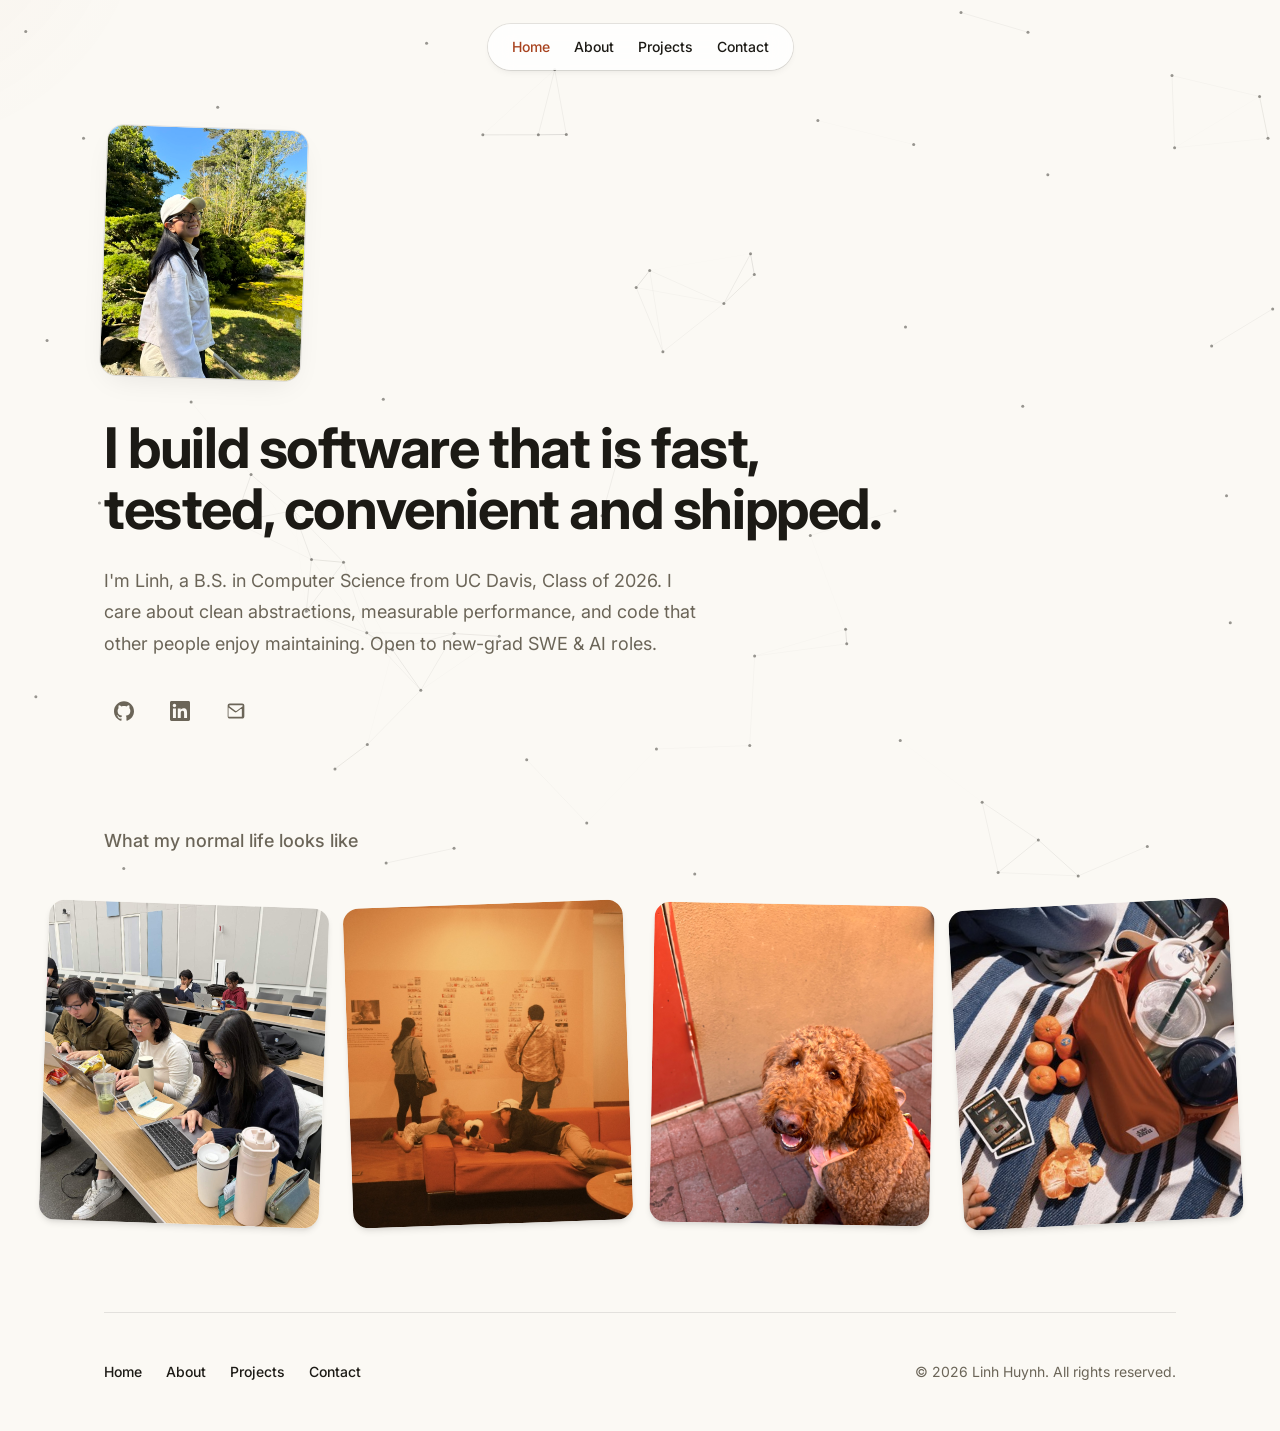
<file: index.html>
<!DOCTYPE html>
<html lang="en">

<head>
    <meta charset="UTF-8" />
    <meta name="viewport" content="width=device-width, initial-scale=1.0" />
    <title>Linh Huynh — Software Engineer</title>
    <meta name="description"
        content="Portfolio of Linh Huynh, new-grad software engineer. Expertise, projects, and contact." />
    <link rel="preconnect" href="https://fonts.googleapis.com" />
    <link rel="preconnect" href="https://fonts.gstatic.com" crossorigin />
    <link href="https://fonts.googleapis.com/css2?family=Inter:wght@400;500;600;700&family=IBM+Plex+Mono:wght@400;500&display=swap" rel="stylesheet" />
    <link rel="stylesheet" href="styles.css" />
</head>

<body>
    <!-- Fixed Navigation Pill -->
    <div class="fixed-nav">
        <nav class="nav-pill">
            <a href="index.html" style="color: var(--accent);">Home</a>
            <a href="about.html">About</a>
            <a href="projects.html">Projects</a>
            <a href="contact.html">Contact</a>
        </nav>
    </div>

    <main>
        <!-- Hero Section -->
        <div class="content-wrapper">
            <header class="hero">
                <img class="avatar" src="logo/profile_pic.jpeg" alt="Linh Huynh">
                <h1>I build software that is fast, tested, convenient and shipped.</h1>
                <p>
                    I'm Linh, a B.S. in Computer Science from UC Davis, Class of 2026. I care about
                    clean abstractions, measurable performance, and code that other people enjoy
                    maintaining. Open to new-grad SWE &amp; AI roles.
                </p>
                <div class="social-icons">
                    <a href="https://github.com/LinhHuynh2403" class="social-icon" aria-label="GitHub">
                        <svg viewBox="0 0 24 24"><path d="M12 .297c-6.63 0-12 5.373-12 12 0 5.303 3.438 9.8 8.205 11.385.6.113.82-.258.82-.577 0-.285-.01-1.04-.015-2.04-3.338.724-4.042-1.61-4.042-1.61C4.422 18.07 3.633 17.7 3.633 17.7c-1.087-.744.084-.729.084-.729 1.205.084 1.838 1.236 1.838 1.236 1.07 1.835 2.809 1.305 3.495.998.108-.776.417-1.305.76-1.605-2.665-.3-5.466-1.332-5.466-5.93 0-1.31.465-2.38 1.235-3.22-.135-.303-.54-1.523.105-3.176 0 0 1.005-.322 3.3 1.23.96-.267 1.98-.399 3-.405 1.02.006 2.04.138 3 .405 2.28-1.552 3.285-1.23 3.285-1.23.645 1.653.24 2.873.12 3.176.765.84 1.23 1.91 1.23 3.22 0 4.61-2.805 5.625-5.475 5.92.42.36.81 1.096.81 2.22 0 1.606-.015 2.896-.015 3.286 0 .315.21.69.825.57C20.565 22.092 24 17.592 24 12.297c0-6.627-5.373-12-12-12"/></svg>
                    </a>
                    <a href="https://www.linkedin.com/in/linh-huynh-hnvl/" class="social-icon" aria-label="LinkedIn">
                        <svg viewBox="0 0 24 24"><path d="M20.447 20.452h-3.554v-5.569c0-1.328-.027-3.037-1.852-3.037-1.853 0-2.136 1.445-2.136 2.939v5.667H9.351V9h3.414v1.561h.046c.477-.9 1.637-1.85 3.37-1.85 3.601 0 4.267 2.37 4.267 5.455v6.286zM5.337 7.433c-1.144 0-2.063-.926-2.063-2.065 0-1.138.92-2.063 2.063-2.063 1.14 0 2.064.925 2.064 2.063 0 1.139-.925 2.065-2.064 2.065zm1.782 13.019H3.555V9h3.564v11.452zM22.225 0H1.771C.792 0 0 .774 0 1.729v20.542C0 23.227.792 24 1.771 24h20.451C23.2 24 24 23.227 24 22.271V1.729C24 .774 23.2 0 22.222 0h.003z"/></svg>
                    </a>
                    <a href="mailto:vanlinhtpnt@gmail.com" class="social-icon" aria-label="Email">
                        <svg viewBox="0 0 24 24"><path d="M2 5.5C2 4.119 3.119 3 4.5 3h15C20.881 3 22 4.119 22 5.5v13c0 1.381-1.119 2.5-2.5 2.5h-15C3.119 21 2 19.881 2 18.5v-13zM4.5 5a.5.5 0 0 0-.5.5v.778l7.556 5.667a.75.75 0 0 0 .888 0L20 6.278V5.5a.5.5 0 0 0-.5-.5h-15zM20 7.844l-7.111 5.333a2.25 2.25 0 0 1-2.667 0L3 7.844V18.5a.5.5 0 0 0 .5.5h15a.5.5 0 0 0 .5-.5V7.844z"/></svg>
                    </a>
                </div>
            </header>
        </div>

        <!-- Rotated Image Gallery -->
        <div class="content-wrapper">
            <h2 style="margin-top: 2rem; margin-bottom: 1.5rem; color: var(--muted); font-size: 1.125rem; font-weight: 500;">What my normal life looks like</h2>
        </div>
        <div class="image-gallery">
            <div class="image-rotator img-1"><img src="img/hackathon.png" alt="Hackathon"><div class="image-caption">My First Hackathon Team</div></div>
            <div class="image-rotator img-2"><img src="img/museum_time.jpeg" alt="Museum"><div class="image-caption">Obsessed with Snoopy Museum</div></div>
            <div class="image-rotator img-3"><img src="img/my_little_happy.jpeg" alt="Personal"><div class="image-caption">My Little Happy in A Day</div></div>
            <div class="image-rotator img-4"><img src="img/picnic.jpeg" alt="Picnic"><div class="image-caption">My Hobby</div></div>
        </div>


    </main>

    <!-- Footer -->
    <div class="content-wrapper">
        <footer>
            <div class="footer-inner">
                <div class="footer-links">
                    <a href="index.html">Home</a>
                    <a href="about.html">About</a>
                    <a href="projects.html">Projects</a>
                    <a href="contact.html">Contact</a>
                </div>
                <div class="footer-copy">
                    &copy; 2026 Linh Huynh. All rights reserved.
                </div>
            </div>
        </footer>
    </div>
    <!-- Interactive Background -->
    <canvas class="bg-constellation"></canvas>
    <div class="cursor-glow"></div>

    <script src="bg-effect.js"></script>
</body>
</html>
</file>
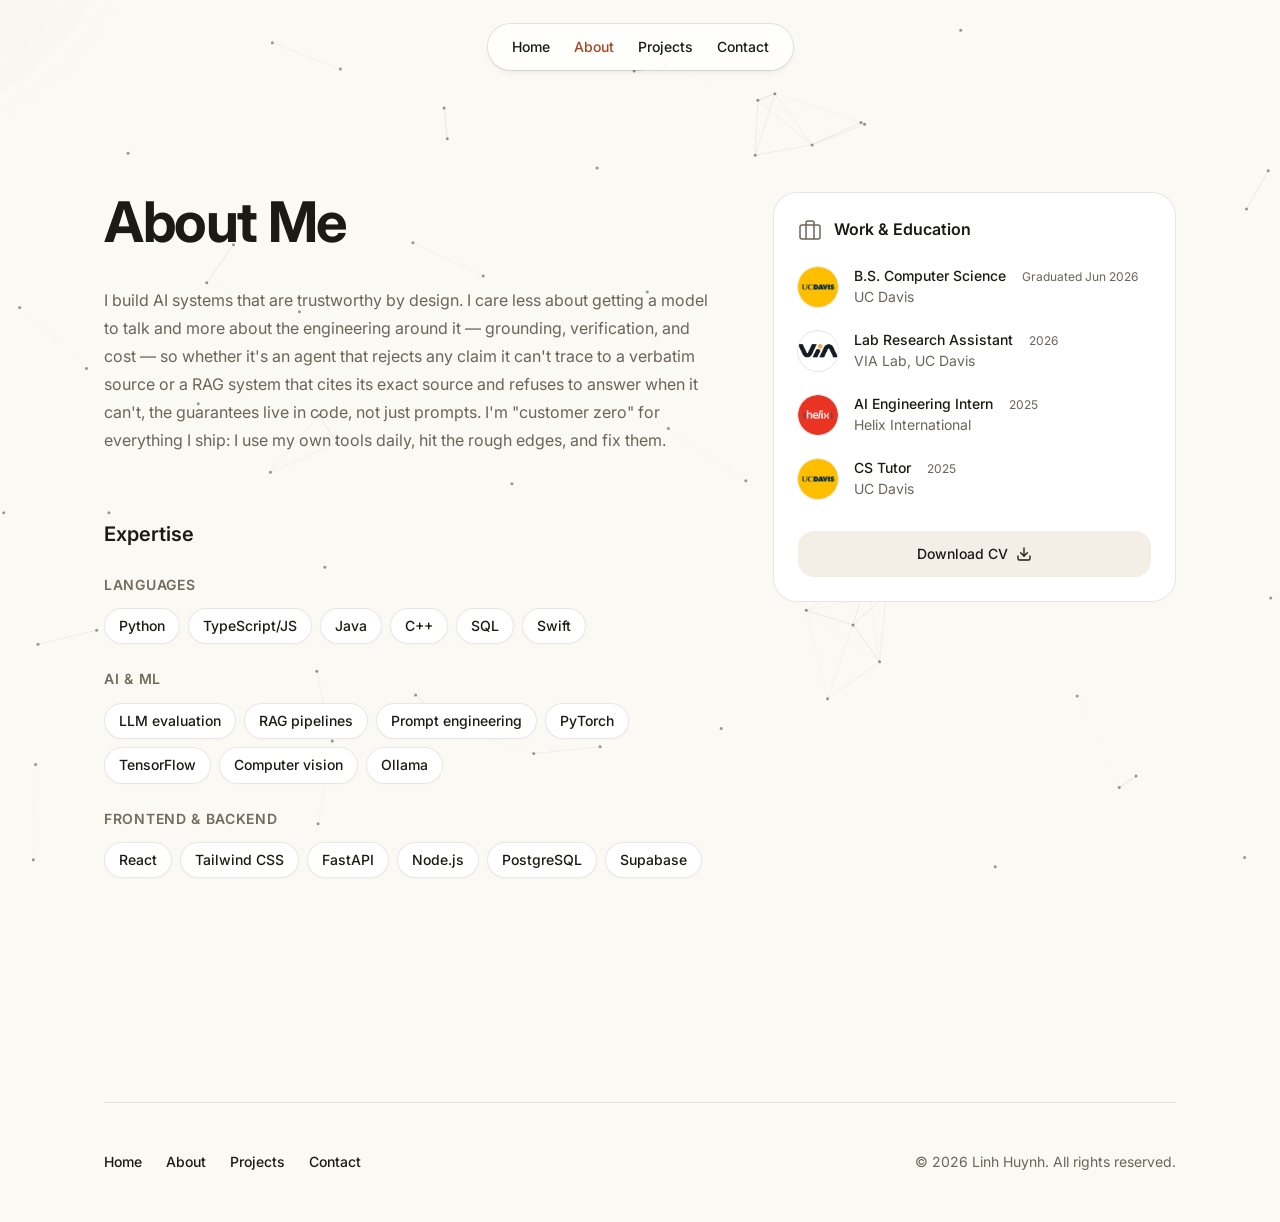
<file: about.html>
<!DOCTYPE html>
<html lang="en">

<head>
    <meta charset="UTF-8" />
    <meta name="viewport" content="width=device-width, initial-scale=1.0" />
    <title>About — Linh Huynh</title>
    <meta name="description"
        content="About Linh Huynh, software engineer. Expertise and experience." />
    <link rel="preconnect" href="https://fonts.googleapis.com" />
    <link rel="preconnect" href="https://fonts.gstatic.com" crossorigin />
    <link href="https://fonts.googleapis.com/css2?family=Inter:wght@400;500;600;700&family=IBM+Plex+Mono:wght@400;500&display=swap" rel="stylesheet" />
    <link rel="stylesheet" href="styles.css" />
</head>

<body>
    <!-- Fixed Navigation Pill -->
    <div class="fixed-nav">
        <nav class="nav-pill">
            <a href="index.html">Home</a>
            <a href="about.html" style="color: var(--accent);">About</a>
            <a href="projects.html">Projects</a>
            <a href="contact.html">Contact</a>
        </nav>
    </div>

    <main style="padding-top: 8rem;">
        <div class="content-wrapper layout-grid">
            
            <!-- Left Column: About, Expertise -->
            <div class="left-col">
                <section id="about" class="about-section">
                    <h1 style="margin-bottom: 2rem;">About Me</h1>
                    <p>
                        I build AI systems that are trustworthy by design. I care less about getting a model to talk and more about the engineering around it — grounding, verification, and cost — so whether it's an agent that rejects any claim it can't trace to a verbatim source or a RAG system that cites its exact source and refuses to answer when it can't, the guarantees live in code, not just prompts. I'm "customer zero" for everything I ship: I use my own tools daily, hit the rough edges, and fix them.
                    </p>
                </section>

                <section id="expertise" class="skills-container" style="margin-top: 3rem;">
                    <h2 style="margin-bottom: 1.5rem;">Expertise</h2>
                    <div class="skills-group">
                        <h3>Languages</h3>
                        <div class="skills-list">
                            <span class="skill-chip">Python</span>
                            <span class="skill-chip">TypeScript/JS</span>
                            <span class="skill-chip">Java</span>
                            <span class="skill-chip">C++</span>
                            <span class="skill-chip">SQL</span>
                            <span class="skill-chip">Swift</span>
                        </div>
                    </div>
                    <div class="skills-group">
                        <h3>AI &amp; ML</h3>
                        <div class="skills-list">
                            <span class="skill-chip">LLM evaluation</span>
                            <span class="skill-chip">RAG pipelines</span>
                            <span class="skill-chip">Prompt engineering</span>
                            <span class="skill-chip">PyTorch</span>
                            <span class="skill-chip">TensorFlow</span>
                            <span class="skill-chip">Computer vision</span>
                            <span class="skill-chip">Ollama</span>
                        </div>
                    </div>
                    <div class="skills-group">
                        <h3>Frontend &amp; Backend</h3>
                        <div class="skills-list">
                            <span class="skill-chip">React</span>
                            <span class="skill-chip">Tailwind CSS</span>
                            <span class="skill-chip">FastAPI</span>
                            <span class="skill-chip">Node.js</span>
                            <span class="skill-chip">PostgreSQL</span>
                            <span class="skill-chip">Supabase</span>
                        </div>
                    </div>
                </section>
            </div>

            <!-- Right Column: Experience Sidebar -->
            <div class="right-col">
                <div class="sidebar-box" id="experience">
                    <h2 class="sidebar-title">
                        <svg viewBox="0 0 24 24" fill="none" stroke="currentColor" stroke-width="1.5"><rect x="2" y="7" width="20" height="14" rx="2" ry="2"></rect><path d="M16 21V5a2 2 0 0 0-2-2h-4a2 2 0 0 0-2 2v16"></path></svg>
                        Work &amp; Education
                    </h2>
                    
                    <div class="xp-list">

                        <div class="xp-item">
                            <a class="xp-logo" href="https://www.ucdavis.edu/" target="_blank" rel="noopener" aria-label="Visit UC Davis">
                                <img src="logo/UCD_logo.png" alt="UC Davis">
                            </a>
                            <button class="xp-details" type="button" data-xp="ucd-bs">
                                <div class="xp-header">
                                    <span class="xp-role">B.S. Computer Science</span>
                                    <span class="xp-date">Graduated Jun 2026</span>
                                </div>
                                <span class="xp-company">UC Davis</span>
                            </button>
                        </div>

                        <div class="xp-item">
                            <a class="xp-logo" href="https://vialab.tech/" target="_blank" rel="noopener" aria-label="Visit VIA Lab">
                                <img src="logo/vialab_logo.png" alt="VIA Lab">
                            </a>
                            <button class="xp-details" type="button" data-xp="via-lab">
                                <div class="xp-header">
                                    <span class="xp-role">Lab Research Assistant</span>
                                    <span class="xp-date">2026</span>
                                </div>
                                <span class="xp-company">VIA Lab, UC Davis</span>
                            </button>
                        </div>

                        <div class="xp-item">
                            <a class="xp-logo" href="https://www.linkedin.com/company/helix-int/" target="_blank" rel="noopener" aria-label="Visit Helix International">
                                <img src="logo/helix_int_logo.png" alt="Helix International">
                            </a>
                            <button class="xp-details" type="button" data-xp="helix">
                                <div class="xp-header">
                                    <span class="xp-role">AI Engineering Intern</span>
                                    <span class="xp-date">2025</span>
                                </div>
                                <span class="xp-company">Helix International</span>
                            </button>
                        </div>

                        <div class="xp-item">
                            <a class="xp-logo" href="https://www.ucdavis.edu/" target="_blank" rel="noopener" aria-label="Visit UC Davis">
                                <img src="logo/UCD_logo.png" alt="UC Davis">
                            </a>
                            <button class="xp-details" type="button" data-xp="cs-tutor">
                                <div class="xp-header">
                                    <span class="xp-role">CS Tutor</span>
                                    <span class="xp-date">2025</span>
                                </div>
                                <span class="xp-company">UC Davis</span>
                            </button>
                        </div>

                    </div>

                    <a href="Linh_Huynh_Resume.pdf" class="resume-btn" download>
                        Download CV
                        <svg viewBox="0 0 24 24" fill="none" stroke="currentColor" stroke-width="2" stroke-linecap="round" stroke-linejoin="round"><path d="M21 15v4a2 2 0 0 1-2 2H5a2 2 0 0 1-2-2v-4"></path><polyline points="7 10 12 15 17 10"></polyline><line x1="12" y1="15" x2="12" y2="3"></line></svg>
                    </a>
                </div>
            </div>

        </div>
    </main>

    <!-- Footer -->
    <div class="content-wrapper">
        <footer>
            <div class="footer-inner">
                <div class="footer-links">
                    <a href="index.html">Home</a>
                    <a href="about.html">About</a>
                    <a href="projects.html">Projects</a>
                    <a href="contact.html">Contact</a>
                </div>
                <div class="footer-copy">
                    &copy; 2026 Linh Huynh. All rights reserved.
                </div>
            </div>
        </footer>
    </div>
    <!-- Work & Education Detail Modal -->
    <div class="xp-modal-backdrop" id="xpModalBackdrop" hidden>
        <div class="xp-modal" role="dialog" aria-modal="true" aria-labelledby="xpModalRole">
            <button class="xp-modal-close" id="xpModalClose" type="button" aria-label="Close">
                <svg viewBox="0 0 24 24" fill="none" stroke="currentColor" stroke-width="2" stroke-linecap="round" stroke-linejoin="round"><line x1="18" y1="6" x2="6" y2="18"></line><line x1="6" y1="6" x2="18" y2="18"></line></svg>
            </button>
            <div class="xp-modal-logo" id="xpModalLogo"></div>
            <div class="xp-modal-header">
                <h3 id="xpModalRole"></h3>
                <span class="xp-date" id="xpModalDate"></span>
            </div>
            <p class="xp-modal-company" id="xpModalCompany"></p>
            <p class="xp-modal-body" id="xpModalBody"></p>
        </div>
    </div>

    <!-- Interactive Background -->
    <canvas class="bg-constellation"></canvas>
    <div class="cursor-glow"></div>

    <script src="bg-effect.js"></script>
    <script>
        const xpData = {
            'ucd-bs': {
                role: 'B.S. Computer Science',
                date: 'Graduated Jun 2026',
                company: 'UC Davis',
                logo: 'logo/UCD_logo.png',
                body: "2 years at UC Davis studying computer science, with coursework spanning Data Structures & Algorithms, Operating Systems, Computer Architecture, Software Engineering, Machine Learning, Artificial Intelligence Fundamentals, and Computer Vision. This is also where most of the roles and projects on this page actually started — tutoring, lab research, and the side projects that turned into internship experience."
            },
            'via-lab': {
                role: 'Lab Research Assistant',
                date: '2026',
                company: 'VIA Lab, UC Davis',
                logo: 'logo/vialab_logo.png',
                body: "At UC Davis's Visualization & Intelligence Augmentation lab, I supported PhD students working on LLM research by finding and collecting the datasets their experiments depended on. A lot of the role was reading through research papers and distilling them into clear summaries for literature reviews, then organizing everything — notes, sources, results — into documentation the lab could actually use going forward."
            },
            'helix': {
                role: 'AI Engineering Intern',
                date: 'Jun 2025 – Sep 2025',
                company: 'Helix International (acquired by IBM)',
                logo: 'logo/helix_int_logo.png',
                body: "Helix International was where I first worked inside a real applied-AI team, reporting model benchmarking results directly to the founding engineers every week. I helped build an internal Gen AI tool that let the company query their own data in plain English using retrieval-augmented generation, and set up vLLM on a GPU desktop so we could run models like Qwen, Llama, and Gemma fully offline. To make sure the tool was actually reliable, I put together a benchmark suite of more than 70 hand-curated SQL test cases, then spent time tuning weaker models with prompt engineering and context adjustments — pushing accuracy from roughly 60–70% up to about 90%."
            },
            'cs-tutor': {
                role: 'CS Tutor',
                date: 'Jan 2025 – Jun 2025',
                company: 'UC Davis',
                logo: 'logo/UCD_logo.png',
                body: "As a tutor, I worked one-on-one with undergraduate CS students to make Data Structures & Algorithms actually click — walking through the intuition behind a concept rather than just the syntax. A good chunk of each session was live debugging: sitting with a student's real code and reasoning out loud through the logic and syntax errors until they could spot that kind of bug themselves next time."
            }
        };

        const xpBackdrop = document.getElementById('xpModalBackdrop');
        const xpClose = document.getElementById('xpModalClose');
        const xpModal = xpBackdrop.querySelector('.xp-modal');
        let xpLastFocused = null;

        function openXpModal(key) {
            const data = xpData[key];
            if (!data) return;
            document.getElementById('xpModalLogo').innerHTML = `<img src="${data.logo}" alt="${data.company}">`;
            document.getElementById('xpModalRole').textContent = data.role;
            document.getElementById('xpModalDate').textContent = data.date;
            document.getElementById('xpModalCompany').textContent = data.company;
            document.getElementById('xpModalBody').textContent = data.body;
            xpLastFocused = document.activeElement;
            xpBackdrop.hidden = false;
            requestAnimationFrame(() => xpBackdrop.classList.add('open'));
            document.body.style.overflow = 'hidden';
            xpClose.focus();
        }

        function closeXpModal() {
            xpBackdrop.classList.remove('open');
            document.body.style.overflow = '';
            setTimeout(() => { xpBackdrop.hidden = true; }, 150);
            if (xpLastFocused) xpLastFocused.focus();
        }

        document.querySelectorAll('.xp-details').forEach((btn) => {
            btn.addEventListener('click', () => openXpModal(btn.dataset.xp));
        });

        xpClose.addEventListener('click', closeXpModal);
        xpBackdrop.addEventListener('click', (e) => {
            if (e.target === xpBackdrop) closeXpModal();
        });
        xpModal.addEventListener('click', (e) => e.stopPropagation());
        document.addEventListener('keydown', (e) => {
            if (e.key === 'Escape' && !xpBackdrop.hidden) closeXpModal();
        });
    </script>
</body>
</html>
</file>
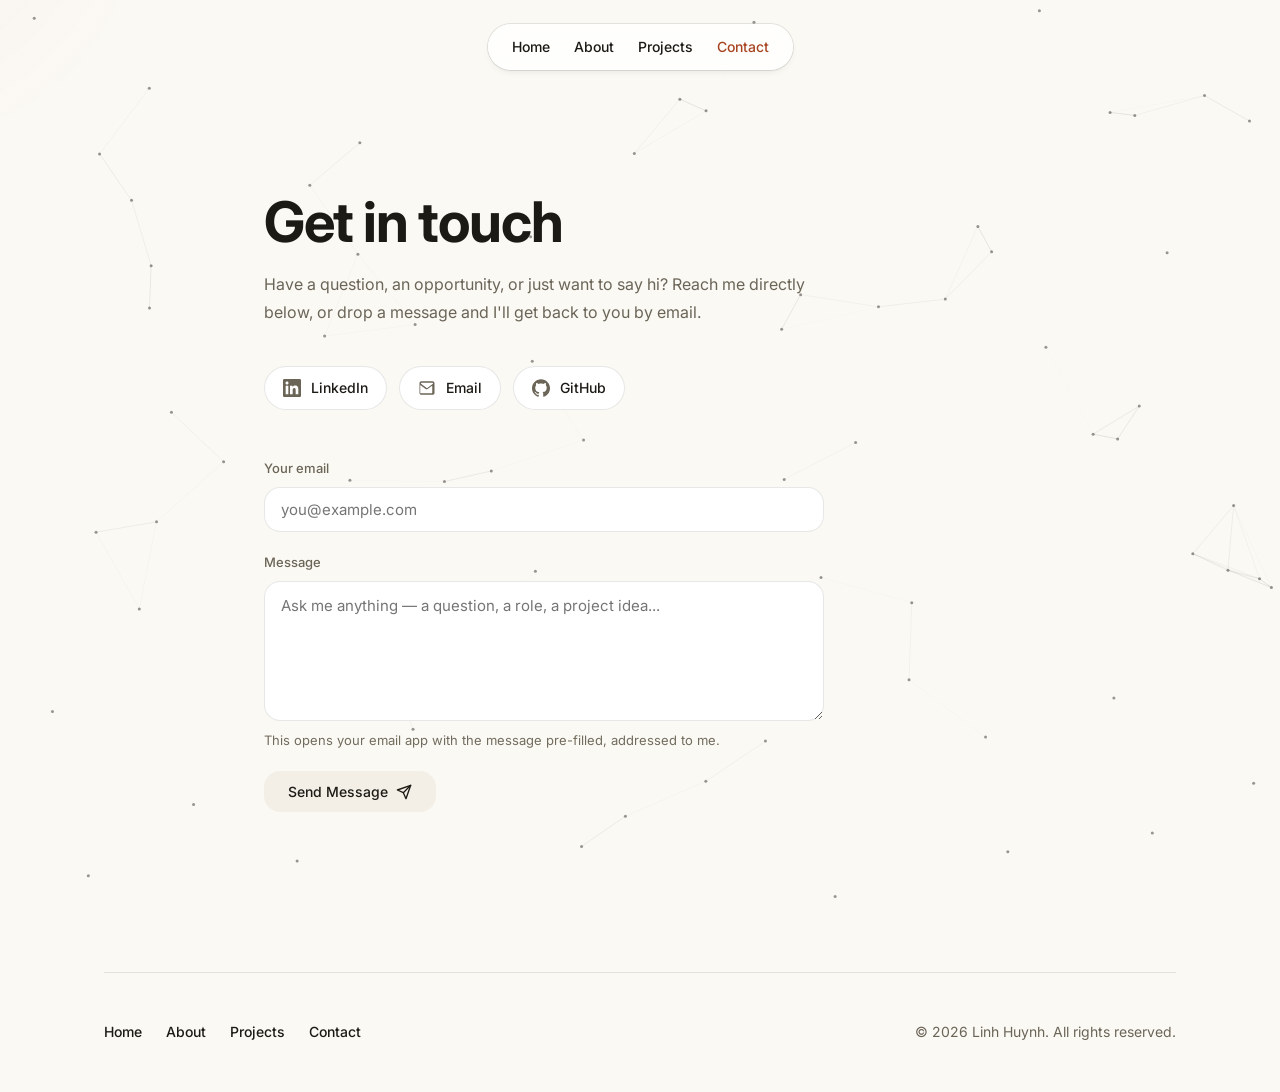
<file: contact.html>
<!DOCTYPE html>
<html lang="en">

<head>
    <meta charset="UTF-8" />
    <meta name="viewport" content="width=device-width, initial-scale=1.0" />
    <title>Contact — Linh Huynh</title>
    <meta name="description" content="Get in touch with Linh Huynh, software engineer." />
    <link rel="preconnect" href="https://fonts.googleapis.com" />
    <link rel="preconnect" href="https://fonts.gstatic.com" crossorigin />
    <link
        href="https://fonts.googleapis.com/css2?family=Inter:wght@400;500;600;700&family=IBM+Plex+Mono:wght@400;500&display=swap"
        rel="stylesheet" />
    <link rel="stylesheet" href="styles.css" />
</head>

<body>
    <!-- Fixed Navigation Pill -->
    <div class="fixed-nav">
        <nav class="nav-pill">
            <a href="index.html">Home</a>
            <a href="about.html">About</a>
            <a href="projects.html">Projects</a>
            <a href="contact.html" style="color: var(--accent);">Contact</a>
        </nav>
    </div>

    <main style="padding-top: 8rem;">
        <div class="content-wrapper layout-grid" style="grid-template-columns: 1fr; max-width: 800px;">
            <div class="left-col">
                <section id="contact">
                    <header style="margin-bottom: 2.5rem;">
                        <h1 style="margin-bottom: 1rem;">Get in touch</h1>
                        <p class="contact-intro">
                            Have a question, an opportunity, or just want to say hi? Reach me directly below,
                            or drop a message and I'll get back to you by email.
                        </p>
                    </header>

                    <div class="contact-socials">
                        <a href="https://www.linkedin.com/in/linh-huynh-hnvl/" class="contact-social-link"
                            target="_blank" rel="noopener">
                            <svg viewBox="0 0 24 24"><path d="M20.447 20.452h-3.554v-5.569c0-1.328-.027-3.037-1.852-3.037-1.853 0-2.136 1.445-2.136 2.939v5.667H9.351V9h3.414v1.561h.046c.477-.9 1.637-1.85 3.37-1.85 3.601 0 4.267 2.37 4.267 5.455v6.286zM5.337 7.433c-1.144 0-2.063-.926-2.063-2.065 0-1.138.92-2.063 2.063-2.063 1.14 0 2.064.925 2.064 2.063 0 1.139-.925 2.065-2.064 2.065zm1.782 13.019H3.555V9h3.564v11.452zM22.225 0H1.771C.792 0 0 .774 0 1.729v20.542C0 23.227.792 24 1.771 24h20.451C23.2 24 24 23.227 24 22.271V1.729C24 .774 23.2 0 22.222 0h.003z"/></svg>
                            LinkedIn
                        </a>
                        <a href="mailto:vanlinhtpnt@gmail.com" class="contact-social-link">
                            <svg viewBox="0 0 24 24"><path d="M2 5.5C2 4.119 3.119 3 4.5 3h15C20.881 3 22 4.119 22 5.5v13c0 1.381-1.119 2.5-2.5 2.5h-15C3.119 21 2 19.881 2 18.5v-13zM4.5 5a.5.5 0 0 0-.5.5v.778l7.556 5.667a.75.75 0 0 0 .888 0L20 6.278V5.5a.5.5 0 0 0-.5-.5h-15zM20 7.844l-7.111 5.333a2.25 2.25 0 0 1-2.667 0L3 7.844V18.5a.5.5 0 0 0 .5.5h15a.5.5 0 0 0 .5-.5V7.844z"/></svg>
                            Email
                        </a>
                        <a href="https://github.com/LinhHuynh2403" class="contact-social-link" target="_blank"
                            rel="noopener">
                            <svg viewBox="0 0 24 24"><path d="M12 .297c-6.63 0-12 5.373-12 12 0 5.303 3.438 9.8 8.205 11.385.6.113.82-.258.82-.577 0-.285-.01-1.04-.015-2.04-3.338.724-4.042-1.61-4.042-1.61C4.422 18.07 3.633 17.7 3.633 17.7c-1.087-.744.084-.729.084-.729 1.205.084 1.838 1.236 1.838 1.236 1.07 1.835 2.809 1.305 3.495.998.108-.776.417-1.305.76-1.605-2.665-.3-5.466-1.332-5.466-5.93 0-1.31.465-2.38 1.235-3.22-.135-.303-.54-1.523.105-3.176 0 0 1.005-.322 3.3 1.23.96-.267 1.98-.399 3-.405 1.02.006 2.04.138 3 .405 2.28-1.552 3.285-1.23 3.285-1.23.645 1.653.24 2.873.12 3.176.765.84 1.23 1.91 1.23 3.22 0 4.61-2.805 5.625-5.475 5.92.42.36.81 1.096.81 2.22 0 1.606-.015 2.896-.015 3.286 0 .315.21.69.825.57C20.565 22.092 24 17.592 24 12.297c0-6.627-5.373-12-12-12"/></svg>
                            GitHub
                        </a>
                    </div>

                    <form class="contact-form" id="contact-form">
                        <div class="form-field">
                            <label for="cf-email">Your email</label>
                            <input class="form-input" type="email" id="cf-email" name="email"
                                placeholder="you@example.com" required />
                        </div>
                        <div class="form-field">
                            <label for="cf-message">Message</label>
                            <textarea class="form-textarea" id="cf-message" name="message"
                                placeholder="Ask me anything — a question, a role, a project idea..."
                                required></textarea>
                        </div>
                        <p class="form-note">This opens your email app with the message pre-filled, addressed to me.</p>
                        <button type="submit" class="resume-btn"
                            style="display: inline-flex; width: auto; align-self: flex-start; padding: 0.75rem 1.5rem; margin-top: 0;">
                            Send Message
                            <svg viewBox="0 0 24 24" fill="none" stroke="currentColor" stroke-width="2"
                                stroke-linecap="round" stroke-linejoin="round" style="width: 16px; height: 16px;">
                                <line x1="22" y1="2" x2="11" y2="13"></line>
                                <polygon points="22 2 15 22 11 13 2 9 22 2"></polygon>
                            </svg>
                        </button>
                    </form>
                </section>
            </div>
        </div>
    </main>

    <!-- Footer -->
    <div class="content-wrapper">
        <footer>
            <div class="footer-inner">
                <div class="footer-links">
                    <a href="index.html">Home</a>
                    <a href="about.html">About</a>
                    <a href="projects.html">Projects</a>
                    <a href="contact.html">Contact</a>
                </div>
                <div class="footer-copy">
                    &copy; 2026 Linh Huynh. All rights reserved.
                </div>
            </div>
        </footer>
    </div>

    <!-- Interactive Background -->
    <canvas class="bg-constellation"></canvas>
    <div class="cursor-glow"></div>

    <script src="bg-effect.js"></script>
    <script>
        const form = document.getElementById('contact-form');
        form.addEventListener('submit', (e) => {
            e.preventDefault();
            const email = document.getElementById('cf-email').value.trim();
            const message = document.getElementById('cf-message').value.trim();
            const subject = `Portfolio message from ${email}`;
            const body = `${message}\n\n— From: ${email}`;
            window.location.href = `mailto:vanlinhtpnt@gmail.com?subject=${encodeURIComponent(subject)}&body=${encodeURIComponent(body)}`;
        });
    </script>
</body>

</html>
</file>
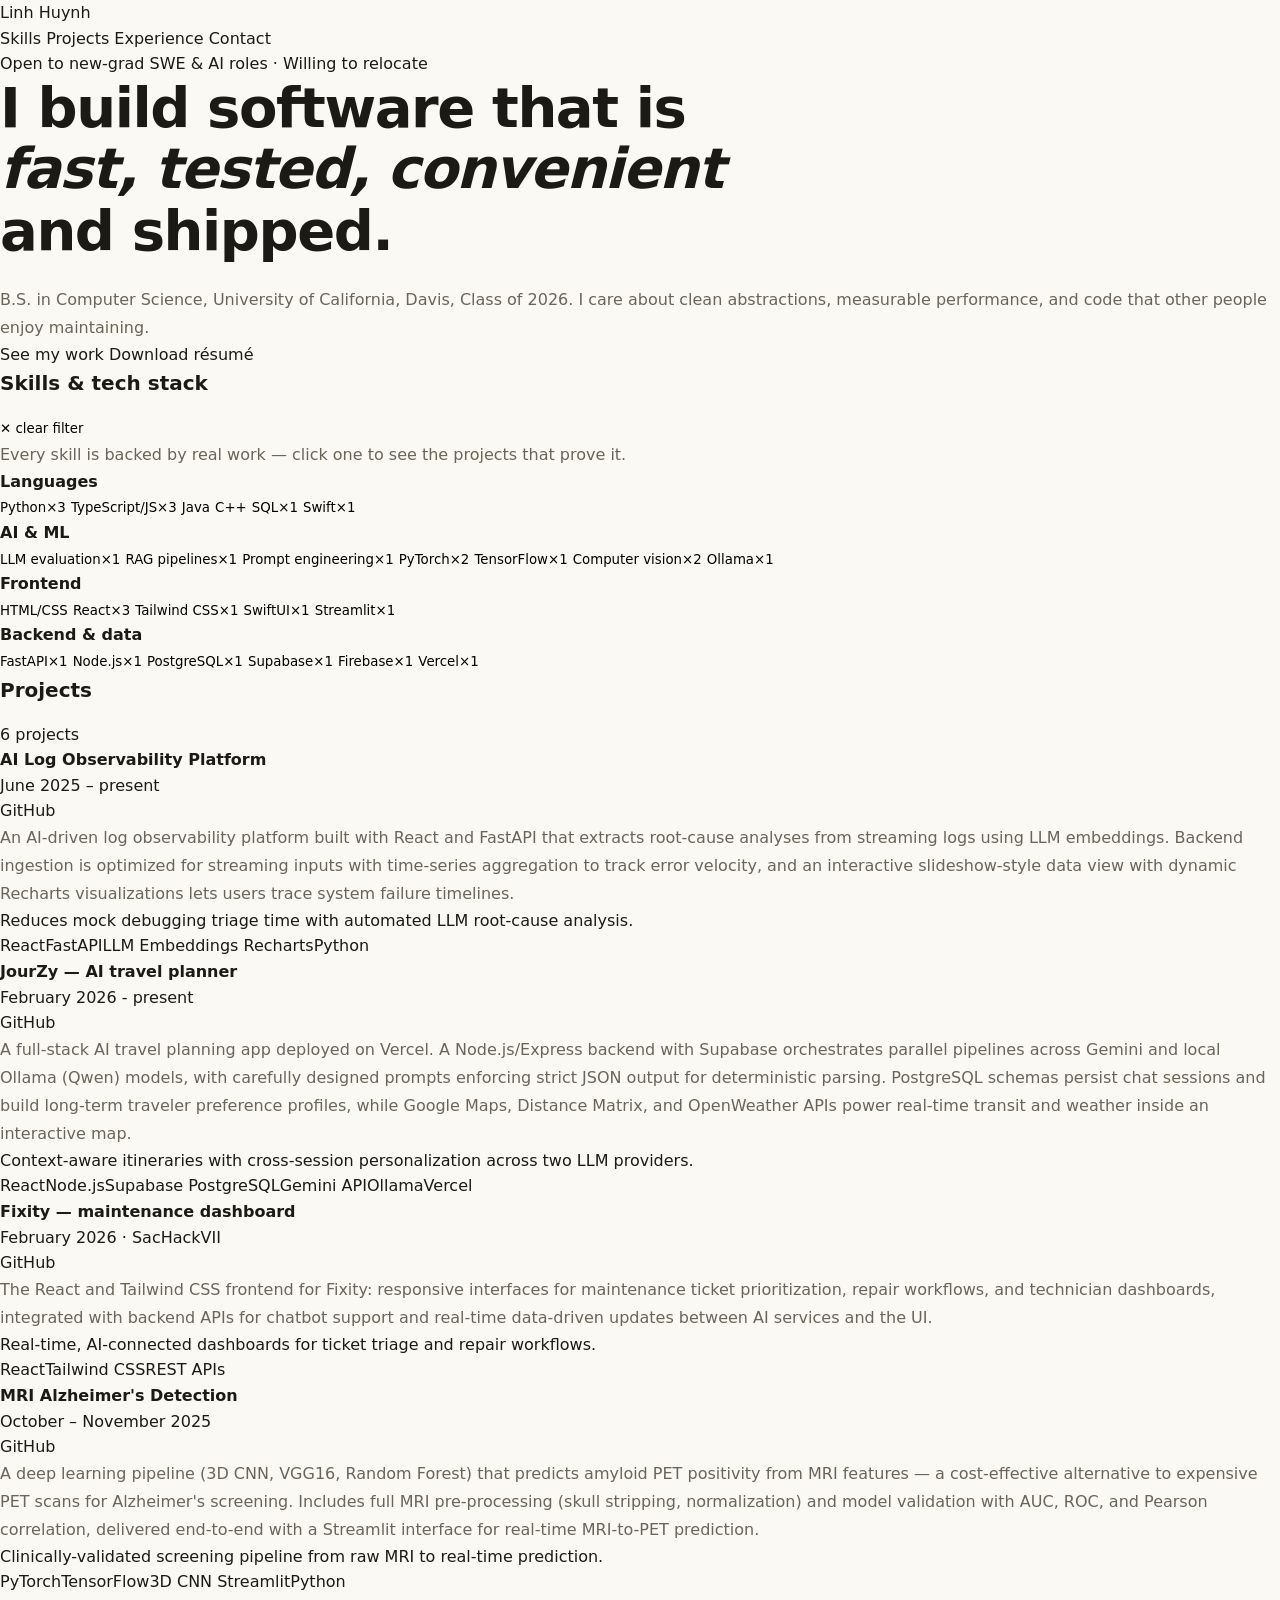
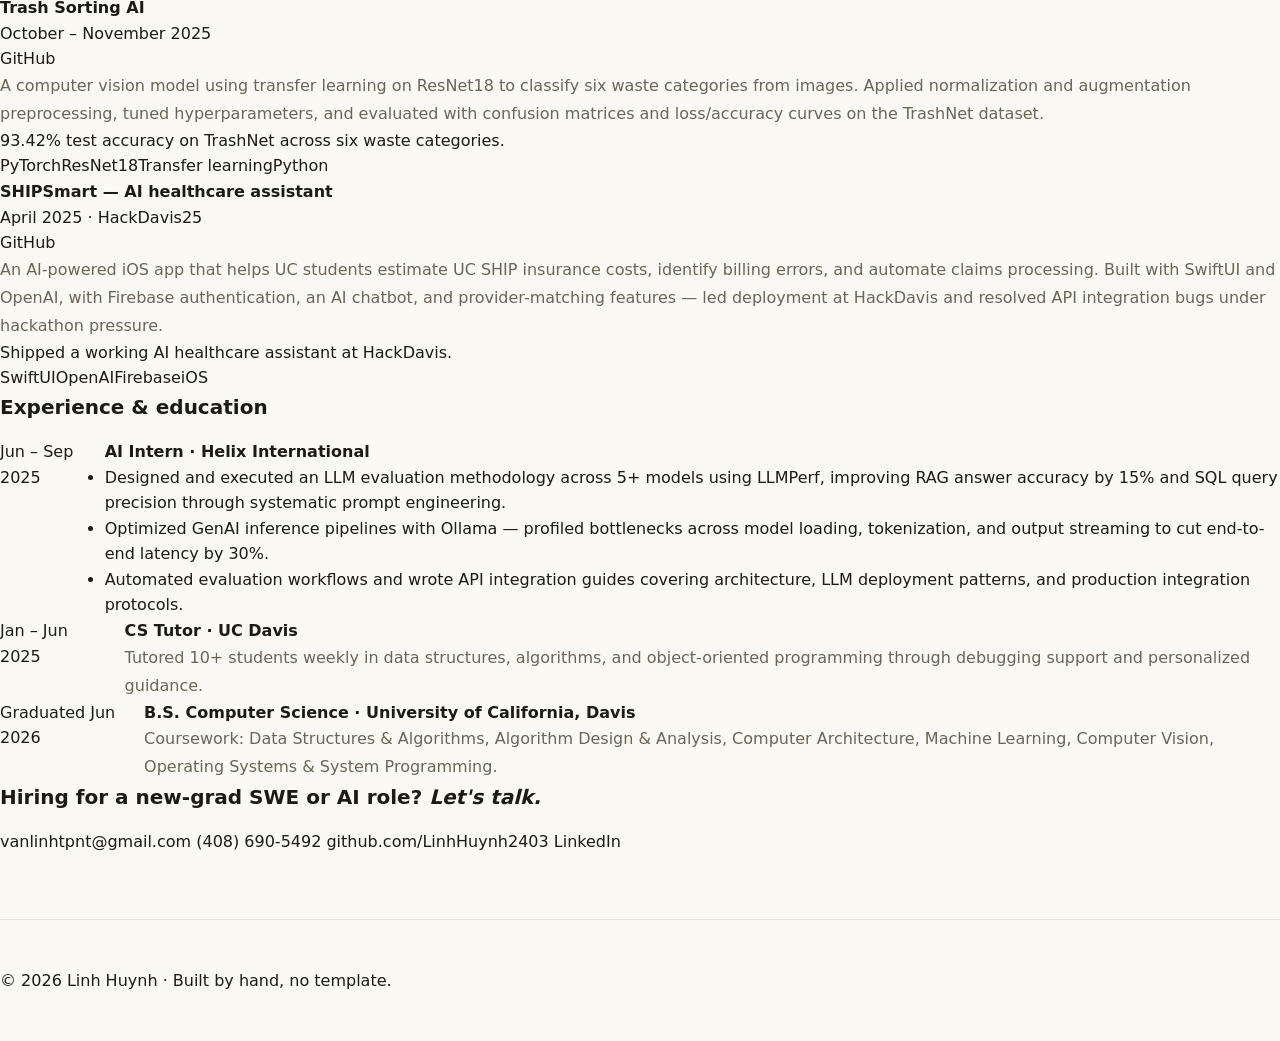
<file: portfolio.html>
<!DOCTYPE html>
<html lang="en">
<head>
<meta charset="UTF-8" />
<meta name="viewport" content="width=device-width, initial-scale=1.0" />
<title>Jordan Lee — Software Engineer</title>
<meta name="description" content="Portfolio of Jordan Lee, new-grad software engineer. Skills, projects, and contact." />
<link rel="preconnect" href="https://fonts.googleapis.com" />
<link rel="preconnect" href="https://fonts.gstatic.com" crossorigin />
<link href="https://fonts.googleapis.com/css2?family=Hanken+Grotesk:wght@400;500;600;700;800&family=Newsreader:ital,opsz,wght@1,6..72,400;1,6..72,500&family=IBM+Plex+Mono:wght@400;500&display=swap" rel="stylesheet" />
<link rel="stylesheet" href="styles.css"/> 

</head>
<body>

<nav>
  <div class="wrap nav-inner">
    <a class="nav-name" href="#top">Linh Huynh</a>
    <div class="nav-links">
      <a href="#skills">Skills</a>
      <a href="#projects">Projects</a>
      <a href="#experience">Experience</a>
      <a href="#contact">Contact</a>
    </div>
  </div>
</nav>

<header id="top">
  <div class="wrap">
    <span class="status">Open to new-grad SWE &amp; AI roles · Willing to relocate</span>
    <h1>I build software that is <em>fast, tested, convenient</em> and shipped.</h1>
    <p class="hero-sub">
      B.S. in Computer Science, University of California, Davis, Class of 2026. I care about
      clean abstractions, measurable performance, and code that other people enjoy
      maintaining.
    </p>
    <div class="hero-actions">
      <a class="btn solid" href="#projects">See my work</a>
      <a class="btn ghost" href="Linh_Huynh_Resume_2026.docx">Download résumé</a>
    </div>
  </div>
</header>

<section id="skills">
  <div class="wrap">
    <div class="sec-head">
      <h2>Skills &amp; tech stack</h2>
      <button class="clear-filter" id="clearFilter">✕ clear filter</button>
    </div>
    <p class="matrix-hint">Every skill is backed by real work — click one to see the projects that prove it.</p>
    <div class="skill-groups">
      <div class="skill-group">
        <h3>Languages</h3>
        <div class="skills">
          <button class="skill" data-skill="Python">Python</button>
          <button class="skill" data-skill="TypeScript/JS">TypeScript/JS</button>
          <button class="skill" data-skill="Java">Java</button>
          <button class="skill" data-skill="C++">C++</button>
          <button class="skill" data-skill="SQL">SQL</button>
          <button class="skill" data-skill="Swift">Swift</button>
        </div>
        <h3>AI &amp; ML</h3>
        <div class="skills">
          <button class="skill" data-skill="LLM evaluation">LLM evaluation</button>
          <button class="skill" data-skill="RAG pipelines">RAG pipelines</button>
          <button class="skill" data-skill="Prompt engineering">Prompt engineering</button>
          <button class="skill" data-skill="PyTorch">PyTorch</button>
          <button class="skill" data-skill="TensorFlow">TensorFlow</button>
          <button class="skill" data-skill="Computer vision">Computer vision</button>
          <button class="skill" data-skill="Ollama">Ollama</button>
        </div>
      </div>
      <div class="skill-group">
        <h3>Frontend</h3>
        <div class="skills">
          <button class="skill" data-skill="HTML/CSS">HTML/CSS</button>
          <button class="skill" data-skill="React">React</button>
          <button class="skill" data-skill="Tailwind CSS">Tailwind CSS</button>
          <button class="skill" data-skill="SwiftUI">SwiftUI</button>
          <button class="skill" data-skill="Streamlit">Streamlit</button>
        </div>
        <h3>Backend &amp; data</h3>
        <div class="skills">
          <button class="skill" data-skill="FastAPI">FastAPI</button>
          <button class="skill" data-skill="Node.js">Node.js</button>
          <button class="skill" data-skill="PostgreSQL">PostgreSQL</button>
          <button class="skill" data-skill="Supabase">Supabase</button>
          <button class="skill" data-skill="Firebase">Firebase</button>
          <button class="skill" data-skill="Vercel">Vercel</button>
        </div>
      </div>
    </div>
  </div>
</section>

<section id="projects">
  <div class="wrap">
    <div class="sec-head">
      <h2>Projects</h2>
      <span class="sec-note" id="projNote">6 projects</span>
    </div>

    <div class="projects" id="projectList">

      <!-- TIP: point each GitHub link at the exact repo, e.g. https://github.com/LinhHuynh2403/repo-name -->

      <article class="project" data-skills="Python,TypeScript/JS,React,FastAPI,LLM evaluation,RAG pipelines">
        <div>
          <h3>AI Log Observability Platform</h3>
          <div class="when">June 2025 – present</div>
        </div>
        <div class="links">
          <a href="https://github.com/LinhHuynh2403/loginsight-ai">GitHub</a>
        </div>
        <p>
          An AI-driven log observability platform built with React and FastAPI that
          extracts root-cause analyses from streaming logs using LLM embeddings.
          Backend ingestion is optimized for streaming inputs with time-series
          aggregation to track error velocity, and an interactive slideshow-style data
          view with dynamic Recharts visualizations lets users trace system failure
          timelines.
        </p>
        <div class="impact">Reduces mock debugging triage time with automated LLM root-cause analysis.</div>
        <div class="tags">
          <span class="tag">React</span><span class="tag">FastAPI</span><span class="tag">LLM Embeddings</span>
          <span class="tag">Recharts</span><span class="tag">Python</span>
        </div>
      </article>

      <article class="project" data-skills="TypeScript/JS,React,Node.js,PostgreSQL,Supabase,Ollama,Prompt engineering,Vercel,SQL">
        <div>
          <h3>JourZy — AI travel planner</h3>
          <div class="when">February 2026 - present</div>
        </div>
        <div class="links">
          <a href="https://github.com/LinhHuynh2403/travel-planner">GitHub</a>
        </div>
        <p>
          A full-stack AI travel planning app deployed on Vercel. A Node.js/Express
          backend with Supabase orchestrates parallel pipelines across Gemini and local
          Ollama (Qwen) models, with carefully designed prompts enforcing strict JSON
          output for deterministic parsing. PostgreSQL schemas persist chat sessions and
          build long-term traveler preference profiles, while Google Maps, Distance
          Matrix, and OpenWeather APIs power real-time transit and weather inside an
          interactive map.
        </p>
        <div class="impact">Context-aware itineraries with cross-session personalization across two LLM providers.</div>
        <div class="tags">
          <span class="tag">React</span><span class="tag">Node.js</span><span class="tag">Supabase</span>
          <span class="tag">PostgreSQL</span><span class="tag">Gemini API</span><span class="tag">Ollama</span><span class="tag">Vercel</span>
        </div>
      </article>

      <article class="project" data-skills="TypeScript/JS,React,Tailwind CSS">
        <div>
          <h3>Fixity — maintenance dashboard</h3>
          <div class="when">February 2026 · SacHackVII</div>
        </div>
        <div class="links">
          <a href="https://github.com/LinhHuynh2403/SacHack26-">GitHub</a>
        </div>
        <p>
          The React and Tailwind CSS frontend for Fixity: responsive interfaces for
          maintenance ticket prioritization, repair workflows, and technician
          dashboards, integrated with backend APIs for chatbot support and real-time
          data-driven updates between AI services and the UI.
        </p>
        <div class="impact">Real-time, AI-connected dashboards for ticket triage and repair workflows.</div>
        <div class="tags">
          <span class="tag">React</span><span class="tag">Tailwind CSS</span><span class="tag">REST APIs</span>
        </div>
      </article>

      <article class="project" data-skills="Python,PyTorch,TensorFlow,Streamlit,Computer vision">
        <div>
          <h3>MRI Alzheimer's Detection</h3>
          <div class="when">October – November 2025</div>
        </div>
        <div class="links">
          <a href="https://github.com/LinhHuynh2403/ResNet50-LogisticRegression-Dementia-Classification">GitHub</a>
        </div>
        <p>
          A deep learning pipeline (3D CNN, VGG16, Random Forest) that predicts amyloid
          PET positivity from MRI features — a cost-effective alternative to expensive
          PET scans for Alzheimer's screening. Includes full MRI pre-processing (skull
          stripping, normalization) and model validation with AUC, ROC, and Pearson
          correlation, delivered end-to-end with a Streamlit interface for real-time
          MRI-to-PET prediction.
        </p>
        <div class="impact">Clinically-validated screening pipeline from raw MRI to real-time prediction.</div>
        <div class="tags">
          <span class="tag">PyTorch</span><span class="tag">TensorFlow</span><span class="tag">3D CNN</span>
          <span class="tag">Streamlit</span><span class="tag">Python</span>
        </div>
      </article>

      <article class="project" data-skills="Python,PyTorch,Computer vision">
        <div>
          <h3>Trash Sorting AI</h3>
          <div class="when">October – November 2025</div>
        </div>
        <div class="links">
          <a href="https://github.com/LinhHuynh2403/Trash-Detector-AI">GitHub</a>
        </div>
        <p>
          A computer vision model using transfer learning on ResNet18 to classify six
          waste categories from images. Applied normalization and augmentation
          preprocessing, tuned hyperparameters, and evaluated with confusion matrices
          and loss/accuracy curves on the TrashNet dataset.
        </p>
        <div class="impact">93.42% test accuracy on TrashNet across six waste categories.</div>
        <div class="tags">
          <span class="tag">PyTorch</span><span class="tag">ResNet18</span><span class="tag">Transfer learning</span><span class="tag">Python</span>
        </div>
      </article>

      <article class="project" data-skills="Swift,SwiftUI,Firebase">
        <div>
          <h3>SHIPSmart — AI healthcare assistant</h3>
          <div class="when">April 2025 · HackDavis25</div>
        </div>
        <div class="links">
          <a href="https://github.com/LinhHuynh2403/SHIPSmart">GitHub</a>
        </div>
        <p>
          An AI-powered iOS app that helps UC students estimate UC SHIP insurance costs,
          identify billing errors, and automate claims processing. Built with SwiftUI
          and OpenAI, with Firebase authentication, an AI chatbot, and provider-matching
          features — led deployment at HackDavis and resolved API integration bugs under
          hackathon pressure.
        </p>
        <div class="impact">Shipped a working AI healthcare assistant at HackDavis.</div>
        <div class="tags">
          <span class="tag">SwiftUI</span><span class="tag">OpenAI</span><span class="tag">Firebase</span><span class="tag">iOS</span>
        </div>
      </article>

    </div>
  </div>
</section>

<section id="experience">
  <div class="wrap">
    <div class="sec-head"><h2>Experience &amp; education</h2></div>
    <div class="xp">
      <div class="xp-item">
        <div class="xp-when">Jun – Sep 2025</div>
        <div>
          <h3>AI Intern · <span class="org">Helix International</span></h3>
          <ul>
            <li>Designed and executed an LLM evaluation methodology across 5+ models
            using LLMPerf, improving RAG answer accuracy by 15% and SQL query precision
            through systematic prompt engineering.</li>
            <li>Optimized GenAI inference pipelines with Ollama — profiled bottlenecks
            across model loading, tokenization, and output streaming to cut end-to-end
            latency by 30%.</li>
            <li>Automated evaluation workflows and wrote API integration guides
            covering architecture, LLM deployment patterns, and production integration
            protocols.</li>
          </ul>
        </div>
      </div>
      <div class="xp-item">
        <div class="xp-when">Jan – Jun 2025</div>
        <div>
          <h3>CS Tutor · <span class="org">UC Davis</span></h3>
          <p>Tutored 10+ students weekly in data structures, algorithms, and
          object-oriented programming through debugging support and personalized
          guidance.</p>
        </div>
      </div>
      <div class="xp-item">
        <div class="xp-when">Graduated Jun 2026</div>
        <div>
          <h3>B.S. Computer Science · <span class="org">University of California, Davis</span></h3>
          <p>Coursework: Data Structures &amp; Algorithms, Algorithm Design &amp;
          Analysis, Computer Architecture, Machine Learning, Computer Vision, Operating
          Systems &amp; System Programming.</p>
        </div>
      </div>
    </div>
  </div>
</section>

<section class="contact" id="contact">
  <div class="wrap">
    <h2>Hiring for a new-grad SWE or AI role? <em>Let's talk.</em></h2>
    <div class="contact-links">
      <a href="mailto:vanlinhtpnt@gmail.com">vanlinhtpnt@gmail.com</a>
      <a href="tel:+14086905492">(408) 690-5492</a>
      <a href="https://github.com/LinhHuynh2403">github.com/LinhHuynh2403</a>
      <a href="https://www.linkedin.com/in/linh-huynh-hnvl/">LinkedIn</a>
    </div>
  </div>
</section>
<footer>
  <div class="wrap">© 2026 Linh Huynh · Built by hand, no template.</div>
</footer>
<script>
(function(){
  var skills = document.querySelectorAll('.skill');
  var projects = document.querySelectorAll('.project');
  var clearBtn = document.getElementById('clearFilter');
  var note = document.getElementById('projNote');
  var total = projects.length;
  var active = null;

  // show project counts on each skill chip
  skills.forEach(function(chip){
    var name = chip.dataset.skill;
    var n = 0;
    projects.forEach(function(p){
      if (p.dataset.skills.split(',').indexOf(name) !== -1) n++;
    });
    if (n > 0) {
      var c = document.createElement('span');
      c.className = 'count';
      c.textContent = '×' + n;
      chip.appendChild(c);
    }
    chip.setAttribute('aria-pressed','false');
  });
 
  function applyFilter(name){
    active = name;
    var hits = 0;
    skills.forEach(function(chip){
      chip.setAttribute('aria-pressed', chip.dataset.skill === name ? 'true' : 'false');
    });
    projects.forEach(function(p){
      var list = p.dataset.skills.split(',');
      var match = !name || list.indexOf(name) !== -1;
      p.classList.toggle('dim', !!name && !match);
      p.classList.toggle('hit', !!name && match);
      if (match) hits++;
      p.querySelectorAll('.tag').forEach(function(t){
        t.classList.toggle('match', !!name && t.textContent === name);
      });
    });
    clearBtn.classList.toggle('show', !!name);
    note.textContent = name ? hits + ' of ' + total + ' projects use ' + name
                            : total + ' projects';
    if (name) {
      document.getElementById('projects').scrollIntoView({behavior:'smooth', block:'nearest'});
    }
  }

  skills.forEach(function(chip){
    chip.addEventListener('click', function(){
      applyFilter(active === chip.dataset.skill ? null : chip.dataset.skill);
    });
  });
  clearBtn.addEventListener('click', function(){ applyFilter(null); });
})();
</script>

</body>
</html>
</file>
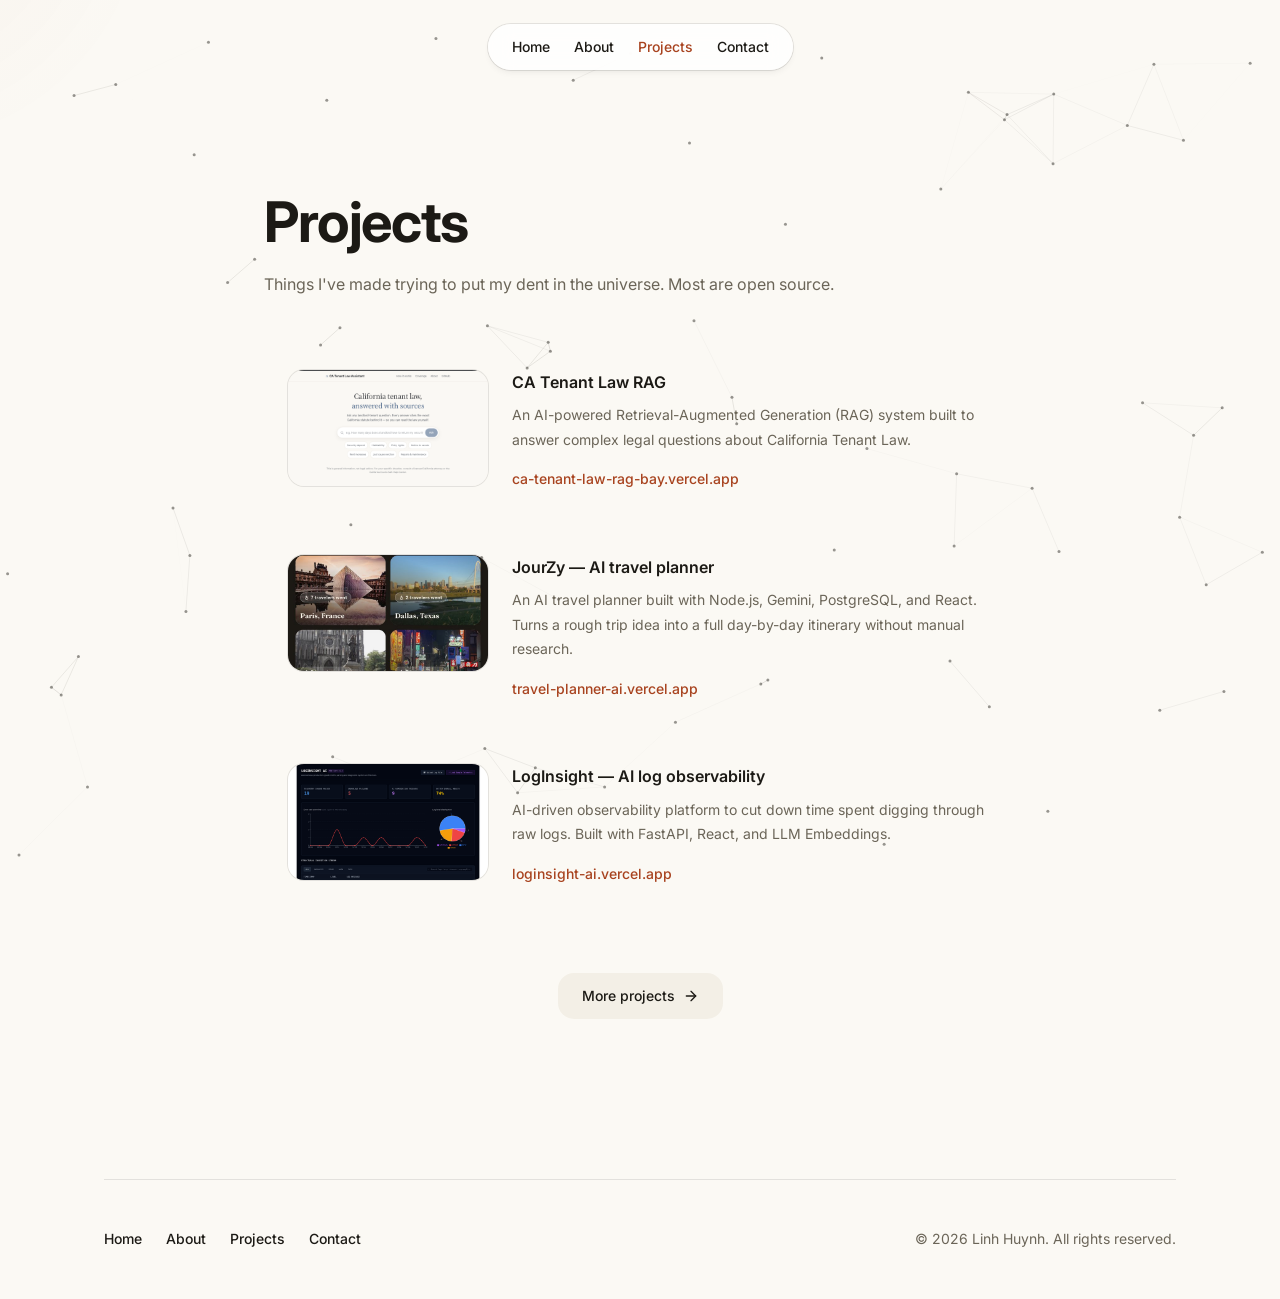
<file: projects.html>
<!DOCTYPE html>
<html lang="en">

<head>
    <meta charset="UTF-8" />
    <meta name="viewport" content="width=device-width, initial-scale=1.0" />
    <title>Projects — Linh Huynh</title>
    <meta name="description" content="Projects by Linh Huynh, software engineer." />
    <link rel="preconnect" href="https://fonts.googleapis.com" />
    <link rel="preconnect" href="https://fonts.gstatic.com" crossorigin />
    <link
        href="https://fonts.googleapis.com/css2?family=Inter:wght@400;500;600;700&family=IBM+Plex+Mono:wght@400;500&display=swap"
        rel="stylesheet" />
    <link rel="stylesheet" href="styles.css" />
</head>

<body>
    <!-- Fixed Navigation Pill -->
    <div class="fixed-nav">
        <nav class="nav-pill">
            <a href="index.html">Home</a>
            <a href="about.html">About</a>
            <a href="projects.html" style="color: var(--accent);">Projects</a>
            <a href="contact.html">Contact</a>
        </nav>
    </div>

    <main style="padding-top: 8rem;">
        <div class="content-wrapper layout-grid" style="grid-template-columns: 1fr; max-width: 800px;">
            <div class="left-col">
                <section id="projects">
                    <header style="margin-bottom: 3rem;">
                        <h1 style="margin-bottom: 1rem;">Projects</h1>
                        <p>Things I've made trying to put my dent in the universe. Most are open source.</p>
                    </header>
                    <div class="projects-list">

                        <!-- Project: CA Tenant Law RAG -->
                        <a href="https://ca-tenant-law-rag-bay.vercel.app/" class="group-card" target="_blank">
                            <div class="project-item">
                                <div class="project-icon">
                                    <img src="img/ca-tenant-law.png" alt="CA Tenant Law RAG">
                                </div>
                                <div class="project-details">
                                    <div class="project-title">
                                        <h3>CA Tenant Law RAG</h3>
                                        <svg class="project-link-icon" viewBox="0 0 24 24" fill="none"
                                            stroke="currentColor" stroke-width="2" stroke-linecap="round"
                                            stroke-linejoin="round">
                                            <path d="M18 13v6a2 2 0 0 1-2 2H5a2 2 0 0 1-2-2V8a2 2 0 0 1 2-2h6"></path>
                                            <polyline points="15 3 21 3 21 9"></polyline>
                                            <line x1="10" y1="14" x2="21" y2="3"></line>
                                        </svg>
                                    </div>
                                    <p class="project-desc">
                                        An AI-powered Retrieval-Augmented Generation (RAG) system built to answer complex legal questions about California Tenant Law.
                                    </p>
                                    <span class="project-link">ca-tenant-law-rag-bay.vercel.app</span>
                                </div>
                            </div>
                        </a>

                        <!-- Project 1 -->
                        <a href="https://travel-planner-ai-five-peach.vercel.app/" class="group-card" target="_blank">
                            <div class="project-item">
                                <div class="project-icon">
                                    <img src="img/jourzy-thumb.jpg" alt="JourZy">
                                </div>
                                <div class="project-details">
                                    <div class="project-title">
                                        <h3>JourZy &mdash; AI travel planner</h3>
                                        <svg class="project-link-icon" viewBox="0 0 24 24" fill="none"
                                            stroke="currentColor" stroke-width="2" stroke-linecap="round"
                                            stroke-linejoin="round">
                                            <path d="M18 13v6a2 2 0 0 1-2 2H5a2 2 0 0 1-2-2V8a2 2 0 0 1 2-2h6"></path>
                                            <polyline points="15 3 21 3 21 9"></polyline>
                                            <line x1="10" y1="14" x2="21" y2="3"></line>
                                        </svg>
                                    </div>
                                    <p class="project-desc">
                                        An AI travel planner built with Node.js, Gemini, PostgreSQL, and React. Turns a
                                        rough trip idea into a full day-by-day itinerary without manual research.
                                    </p>
                                    <span class="project-link">travel-planner-ai.vercel.app</span>
                                </div>
                            </div>
                        </a>

                        <!-- Project 2 -->
                        <a href="https://loginsight-ai-three.vercel.app/" class="group-card" target="_blank">
                            <div class="project-item">
                                <div class="project-icon">
                                    <img src="img/loginsight-thumb.png" alt="LogInsight">
                                </div>
                                <div class="project-details">
                                    <div class="project-title">
                                        <h3>LogInsight &mdash; AI log observability</h3>
                                        <svg class="project-link-icon" viewBox="0 0 24 24" fill="none"
                                            stroke="currentColor" stroke-width="2" stroke-linecap="round"
                                            stroke-linejoin="round">
                                            <path d="M18 13v6a2 2 0 0 1-2 2H5a2 2 0 0 1-2-2V8a2 2 0 0 1 2-2h6"></path>
                                            <polyline points="15 3 21 3 21 9"></polyline>
                                            <line x1="10" y1="14" x2="21" y2="3"></line>
                                        </svg>
                                    </div>
                                    <p class="project-desc">
                                        AI-driven observability platform to cut down time spent digging through raw
                                        logs. Built with FastAPI, React, and LLM Embeddings.
                                    </p>
                                    <span class="project-link">loginsight-ai.vercel.app</span>
                                </div>
                            </div>
                        </a>

                        <div style="margin-top: 3rem; text-align: center;">
                            <a href="https://github.com/LinhHuynh2403?tab=repositories" class="resume-btn"
                                style="display: inline-flex; width: auto; padding: 0.75rem 1.5rem; margin-top: 0;">
                                More projects
                                <svg viewBox="0 0 24 24" fill="none" stroke="currentColor" stroke-width="2"
                                    stroke-linecap="round" stroke-linejoin="round" style="width: 16px; height: 16px;">
                                    <path d="M5 12h14"></path>
                                    <path d="M12 5l7 7-7 7"></path>
                                </svg>
                            </a>
                        </div>
                    </div>
                </section>
            </div>
        </div>
    </main>

    <!-- Footer -->
    <div class="content-wrapper">
        <footer>
            <div class="footer-inner">
                <div class="footer-links">
                    <a href="index.html">Home</a>
                    <a href="about.html">About</a>
                    <a href="projects.html">Projects</a>
                    <a href="contact.html">Contact</a>
                </div>
                <div class="footer-copy">
                    &copy; 2026 Linh Huynh. All rights reserved.
                </div>
            </div>
        </footer>
    </div>
    <!-- Interactive Background -->
    <canvas class="bg-constellation"></canvas>
    <div class="cursor-glow"></div>

    <script src="bg-effect.js"></script>
</body>

</html>
</file>
<file: styles.css>
:root {
    --paper: #FBF9F4;
    --paper-alt: #F3EFE6;
    --card: #FFFFFF;
    --ink: #1C1A15;
    --muted: #6B6558;
    --faint: #726C5E;
    --hairline: #E4DDCC;
    --accent: #A8431F;
    --accent-soft: #F3E3D8;
    --ring: rgba(28, 26, 21, 0.1);
    --hover-bg: rgba(28, 26, 21, 0.04);
    
    --body: "Inter", system-ui, -apple-system, BlinkMacSystemFont, "Segoe UI", Roboto, "Helvetica Neue", Arial, sans-serif;
    --mono: "IBM Plex Mono", ui-monospace, monospace;
    
    --r-sm: 8px;
    --r-md: 16px;
    --r-lg: 24px;
    --r-full: 9999px;
    
    --max-w: 1120px;
}

* {
    box-sizing: border-box;
    margin: 0;
    padding: 0;
}

html {
    scroll-behavior: smooth;
}

body {
    background-color: var(--paper);
    color: var(--ink);
    font-family: var(--body);
    font-size: 16px;
    line-height: 1.6;
    -webkit-font-smoothing: antialiased;
    overflow-x: hidden;
}

a {
    color: inherit;
    text-decoration: none;
    transition: color 0.2s ease;
}

button {
    font-family: inherit;
    cursor: pointer;
    border: none;
    background: none;
}

/* ---------- Typography ---------- */
h1 {
    font-size: clamp(2.5rem, 5vw, 3.5rem);
    font-weight: 700;
    letter-spacing: -0.025em;
    line-height: 1.1;
    color: var(--ink);
    margin-bottom: 1.5rem;
    max-width: 800px;
}

h2 {
    font-size: 1.25rem;
    font-weight: 600;
    color: var(--ink);
    margin-bottom: 1rem;
}

h3 {
    font-size: 1rem;
    font-weight: 600;
    color: var(--ink);
}

p {
    color: var(--muted);
    font-size: 1rem;
    line-height: 1.75;
}

/* ---------- Layout Containers ---------- */
.content-wrapper {
    max-width: var(--max-w);
    margin: 0 auto;
    padding: 0 1.5rem;
}

.layout-grid {
    display: grid;
    grid-template-columns: 1fr;
    gap: 4rem;
    padding-top: 4rem;
    padding-bottom: 6rem;
}

@media (min-width: 1024px) {
    .layout-grid {
        grid-template-columns: 3fr 2fr;
        gap: 4rem;
    }
}

/* ---------- Navigation ---------- */
.fixed-nav {
    position: fixed;
    top: 1.5rem;
    left: 0;
    right: 0;
    z-index: 50;
    display: flex;
    justify-content: center;
    pointer-events: none;
}

.nav-pill {
    background-color: rgba(255, 255, 255, 0.8);
    backdrop-filter: blur(12px);
    -webkit-backdrop-filter: blur(12px);
    padding: 0.5rem 1.5rem;
    border-radius: var(--r-full);
    display: flex;
    gap: 1.5rem;
    box-shadow: 0 4px 6px -1px rgba(0, 0, 0, 0.05), 0 2px 4px -1px rgba(0, 0, 0, 0.03), 0 0 0 1px var(--ring);
    pointer-events: auto;
}

.nav-pill a {
    font-size: 0.875rem;
    font-weight: 500;
    color: var(--ink);
    padding: 0.25rem 0;
    position: relative;
}

.nav-pill a:hover {
    color: var(--accent);
}

/* ---------- Hero Section ---------- */
.hero {
    padding: 8rem 0 4rem;
}

.avatar {
    max-width: 200px;
    aspect-ratio: 4/5;
    border-radius: var(--r-md);
    object-fit: cover;
    margin-bottom: 2rem;
    box-shadow: 0 10px 30px -10px rgba(0, 0, 0, 0.1), 0 0 0 1px var(--ring);
    transform: rotate(2deg);
}

.hero p {
    max-width: 600px;
    margin-bottom: 2rem;
    font-size: 1.125rem;
}

.social-icons {
    display: flex;
    gap: 1rem;
}

.social-icon {
    display: flex;
    align-items: center;
    justify-content: center;
    width: 40px;
    height: 40px;
    border-radius: var(--r-full);
    color: var(--muted);
    transition: all 0.2s ease;
}

.social-icon:hover {
    color: var(--ink);
    background-color: var(--hover-bg);
}

.social-icon svg {
    width: 20px;
    height: 20px;
    fill: currentColor;
}

/* ---------- Image Gallery ---------- */
.image-gallery {
    display: flex;
    gap: 1.5rem;
    padding: 1.5rem 0;
    margin: 0 calc(-50vw + 50%);
    width: 100vw;
    overflow-x: hidden;
    justify-content: center;
    align-items: center;
}

.image-rotator {
    position: relative;
    width: 280px;
    height: 320px;
    flex-shrink: 0;
    border-radius: var(--r-md);
    overflow: hidden;
    box-shadow: 0 4px 6px -1px rgba(0, 0, 0, 0.1), 0 2px 4px -1px rgba(0, 0, 0, 0.06);
    transition: transform 0.3s ease, box-shadow 0.3s ease;
}

.image-rotator img {
    width: 100%;
    height: 100%;
    object-fit: cover;
    position: absolute;
    inset: 0;
}

.image-caption {
    position: absolute;
    bottom: 0;
    left: 0;
    right: 0;
    padding: 1.5rem 1rem 1rem;
    background: linear-gradient(to top, rgba(0, 0, 0, 0.7), transparent);
    color: white;
    font-size: 0.875rem;
    font-weight: 500;
    text-align: center;
    opacity: 0;
    transform: translateY(10px);
    transition: opacity 0.3s ease, transform 0.3s ease;
    z-index: 2;
}

.image-rotator:hover {
    transform: scale(1.05) rotate(0) !important;
    box-shadow: 0 20px 25px -5px rgba(0, 0, 0, 0.1), 0 10px 10px -5px rgba(0, 0, 0, 0.04);
    z-index: 10;
}

.image-rotator:hover .image-caption {
    opacity: 1;
    transform: translateY(0);
}

/* Individual Rotations */
.img-1 { transform: rotate(2deg); }
.img-2 { transform: rotate(-2deg); }
.img-3 { transform: rotate(1deg); }
.img-4 { transform: rotate(-3deg); }
.img-5 { transform: rotate(3deg); }

/* ---------- Interactive Card Base (The Spotlight Hover Effect) ---------- */
.group-card {
    position: relative;
    display: flex;
    flex-direction: column;
    padding: 1.5rem;
    border-radius: var(--r-lg);
    transition: background-color 0.2s ease;
    text-decoration: none;
    z-index: 1;
}

.group-card::before {
    content: "";
    position: absolute;
    inset: 0;
    border-radius: var(--r-lg);
    background-color: var(--hover-bg);
    opacity: 0;
    transform: scale(0.95);
    transition: opacity 0.2s ease, transform 0.2s ease;
    z-index: -1;
}

.group-card:hover::before {
    opacity: 1;
    transform: scale(1);
}

/* ---------- Projects Section ---------- */
.projects-list {
    display: flex;
    flex-direction: column;
    gap: 1rem;
    margin-top: 2rem;
}

.project-item {
    display: flex;
    gap: 1.5rem;
    align-items: flex-start;
}

.project-icon {
    width: 200px;
    aspect-ratio: 1.72;
    border-radius: var(--r-md);
    display: flex;
    align-items: center;
    justify-content: center;
    background: var(--paper-alt);
    box-shadow: 0 0 0 1px var(--ring);
    flex-shrink: 0;
    overflow: hidden;
}

.project-icon img {
    width: 100%;
    height: 100%;
    object-fit: cover;
}

.project-details {
    flex: 1;
}

.project-title {
    display: flex;
    align-items: center;
    gap: 0.5rem;
}

.project-title h3 {
    margin: 0;
}

.project-link-icon {
    width: 16px;
    height: 16px;
    color: var(--muted);
    opacity: 0;
    transform: translateX(-5px);
    transition: all 0.2s ease;
}

.group-card:hover .project-link-icon {
    opacity: 1;
    transform: translateX(0);
    color: var(--ink);
}

.project-desc {
    margin-top: 0.5rem;
    font-size: 0.875rem;
}

.project-link {
    font-size: 0.875rem;
    color: var(--accent);
    margin-top: 1rem;
    display: flex;
    align-items: center;
    gap: 0.25rem;
    font-weight: 500;
}

/* ---------- Sidebar: Experience ---------- */
.sidebar-box {
    padding: 1.5rem;
    border-radius: var(--r-lg);
    border: 1px solid var(--ring);
    background: var(--card);
}

.sidebar-title {
    display: flex;
    align-items: center;
    gap: 0.75rem;
    font-size: 1rem;
    font-weight: 600;
    color: var(--ink);
    margin-bottom: 1.5rem;
}

.sidebar-title svg {
    width: 24px;
    height: 24px;
    color: var(--muted);
}

.xp-list {
    display: flex;
    flex-direction: column;
    gap: 1.5rem;
}

.xp-item {
    display: flex;
    gap: 1rem;
}

.xp-logo {
    width: 40px;
    height: 40px;
    border-radius: var(--r-full);
    background: var(--paper-alt);
    box-shadow: 0 0 0 1px var(--ring);
    display: flex;
    align-items: center;
    justify-content: center;
    flex-shrink: 0;
    overflow: hidden;
    transition: box-shadow 0.15s ease;
}

.xp-logo:hover {
    box-shadow: 0 0 0 1px var(--ink);
}

.xp-logo img {
    width: 100%;
    height: 100%;
    object-fit: contain;
    background: white;
}

.xp-details {
    flex: 1;
    display: flex;
    flex-direction: column;
    text-align: left;
    width: 100%;
}

.xp-details:hover .xp-role,
.xp-details:focus-visible .xp-role {
    color: var(--accent);
}

.xp-header {
    display: flex;
    justify-content: space-between;
    align-items: baseline;
    gap: 1rem;
}

.xp-role {
    font-weight: 500;
    font-size: 0.875rem;
    color: var(--ink);
    transition: color 0.15s ease;
}

.xp-company {
    font-size: 0.875rem;
    color: var(--muted);
    margin-top: 0.25rem;
}

.xp-date {
    font-size: 0.75rem;
    color: var(--muted);
    white-space: nowrap;
}

.resume-btn {
    display: flex;
    align-items: center;
    justify-content: center;
    gap: 0.5rem;
    width: 100%;
    padding: 0.75rem;
    margin-top: 2rem;
    background-color: var(--paper-alt);
    color: var(--ink);
    font-size: 0.875rem;
    font-weight: 500;
    border-radius: var(--r-md);
    transition: background-color 0.2s ease;
}

.resume-btn:hover {
    background-color: var(--hover-bg);
}

.resume-btn svg {
    width: 16px;
    height: 16px;
}

/* ---------- Work & Education Detail Modal ---------- */
.xp-modal-backdrop {
    position: fixed;
    inset: 0;
    z-index: 200;
    display: none;
    align-items: center;
    justify-content: center;
    padding: 1.5rem;
    background: rgba(28, 26, 21, 0.5);
    backdrop-filter: blur(2px);
    opacity: 0;
    transition: opacity 0.18s ease;
}

.xp-modal-backdrop:not([hidden]) {
    display: flex;
}

.xp-modal-backdrop.open {
    opacity: 1;
}

.xp-modal {
    position: relative;
    width: 100%;
    max-width: 460px;
    max-height: 80vh;
    overflow-y: auto;
    background: var(--card);
    border: 1px solid var(--ring);
    border-radius: var(--r-lg);
    padding: 2rem;
    box-shadow: 0 20px 40px -10px rgba(0, 0, 0, 0.25);
    transform: scale(0.96);
    transition: transform 0.18s ease;
}

.xp-modal-backdrop.open .xp-modal {
    transform: scale(1);
}

.xp-modal-close {
    position: absolute;
    top: 1rem;
    right: 1rem;
    width: 32px;
    height: 32px;
    border-radius: var(--r-full);
    display: flex;
    align-items: center;
    justify-content: center;
    color: var(--muted);
    transition: background-color 0.15s ease, color 0.15s ease;
}

.xp-modal-close:hover {
    background-color: var(--hover-bg);
    color: var(--ink);
}

.xp-modal-close svg {
    width: 16px;
    height: 16px;
}

.xp-modal-logo {
    width: 48px;
    height: 48px;
    border-radius: var(--r-full);
    overflow: hidden;
    background: var(--paper-alt);
    box-shadow: 0 0 0 1px var(--ring);
    margin-bottom: 1.25rem;
}

.xp-modal-logo img {
    width: 100%;
    height: 100%;
    object-fit: contain;
    background: white;
}

.xp-modal-header {
    display: flex;
    align-items: baseline;
    justify-content: space-between;
    gap: 1rem;
    margin-bottom: 0.25rem;
}

.xp-modal-header h3 {
    font-size: 1.125rem;
    margin: 0;
}

.xp-modal-company {
    font-size: 0.875rem;
    color: var(--muted);
    margin: 0 0 1.25rem;
}

.xp-modal-body {
    font-size: 0.9375rem;
    line-height: 1.7;
    color: var(--ink);
    margin: 0;
}

@media (prefers-reduced-motion: reduce) {
    .xp-modal-backdrop,
    .xp-modal {
        transition: none;
    }
}

/* ---------- Contact Page ---------- */
.contact-intro {
    max-width: 560px;
}

.contact-socials {
    display: flex;
    flex-wrap: wrap;
    gap: 0.75rem;
    margin: 2rem 0 3rem;
}

.contact-social-link {
    display: inline-flex;
    align-items: center;
    gap: 0.625rem;
    padding: 0.625rem 1.125rem;
    border-radius: var(--r-full);
    border: 1px solid var(--ring);
    background: var(--card);
    font-size: 0.875rem;
    font-weight: 500;
    transition: background-color 0.2s ease, border-color 0.2s ease;
}

.contact-social-link:hover {
    background-color: var(--hover-bg);
    border-color: var(--ink);
}

.contact-social-link svg {
    width: 18px;
    height: 18px;
    fill: currentColor;
    color: var(--muted);
}

.contact-form {
    display: flex;
    flex-direction: column;
    gap: 1.25rem;
    max-width: 560px;
}

.form-field {
    display: flex;
    flex-direction: column;
    gap: 0.5rem;
}

.form-field label {
    font-size: 0.8125rem;
    font-weight: 500;
    color: var(--muted);
}

.form-input,
.form-textarea {
    font-family: var(--body);
    font-size: 0.9375rem;
    color: var(--ink);
    background: var(--card);
    border: 1px solid var(--ring);
    border-radius: var(--r-md);
    padding: 0.75rem 1rem;
}

.form-textarea {
    min-height: 140px;
    resize: vertical;
    line-height: 1.6;
}

.form-input:focus,
.form-textarea:focus {
    outline: none;
    border-color: var(--accent);
}

.form-note {
    font-size: 0.8125rem;
    color: var(--faint);
    margin-top: -0.75rem;
}

/* ---------- Skills (Chips) ---------- */
.skills-container {
    margin-bottom: 4rem;
}

.skills-group {
    margin-bottom: 1.5rem;
}

.skills-group h3 {
    font-size: 0.875rem;
    color: var(--faint);
    text-transform: uppercase;
    letter-spacing: 0.05em;
    margin-bottom: 0.75rem;
}

.skills-list {
    display: flex;
    flex-wrap: wrap;
    gap: 0.5rem;
}

.skill-chip {
    padding: 0.375rem 0.875rem;
    font-size: 0.875rem;
    font-weight: 500;
    color: var(--ink);
    background-color: var(--card);
    border: 1px solid var(--ring);
    border-radius: var(--r-full);
    transition: all 0.2s ease;
    box-shadow: 0 1px 2px rgba(0,0,0,0.02);
}

.skill-chip:hover {
    background-color: var(--hover-bg);
    transform: translateY(-1px);
}

/* ---------- About Section ---------- */
.about-section {
    margin-bottom: 4rem;
}

.about-section p {
    margin-bottom: 1rem;
}

/* ---------- Footer ---------- */
footer {
    border-top: 1px solid var(--ring);
    padding: 3rem 0;
    margin-top: 4rem;
}

.footer-inner {
    display: flex;
    justify-content: space-between;
    align-items: center;
    flex-wrap: wrap;
    gap: 1rem;
}

.footer-links {
    display: flex;
    gap: 1.5rem;
    font-size: 0.875rem;
    font-weight: 500;
}

.footer-links a:hover {
    color: var(--accent);
}

.footer-copy {
    font-size: 0.875rem;
    color: var(--muted);
}

/* ---------- Cursor Glow ---------- */
.cursor-glow {
    position: fixed;
    top: -100px;
    left: -100px;
    width: 600px;
    height: 600px;
    border-radius: 50%;
    background: radial-gradient(circle, rgba(168, 67, 31, 0.04) 0%, transparent 60%);
    pointer-events: none;
    transform: translate(-50%, -50%);
    z-index: -1;
    transition: width 0.3s, height 0.3s;
}

/* ---------- Interactive Constellation Background ---------- */
.bg-constellation {
    position: fixed;
    inset: 0;
    z-index: -2;
    pointer-events: none;
    display: block;
}
</file>
